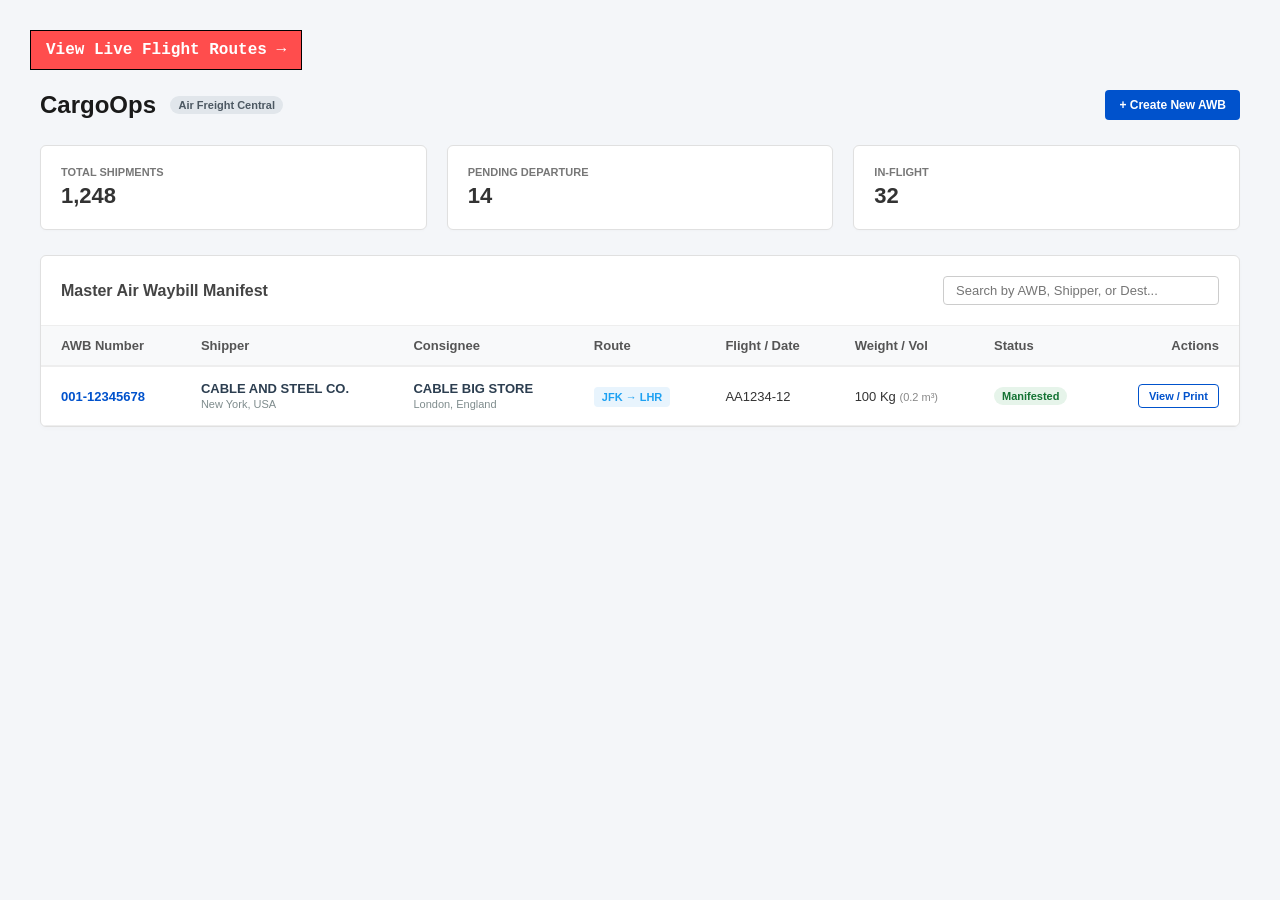
<file: index.html>
<!DOCTYPE html>
<html lang="en">
<head>
    <meta charset="UTF-8">
    <meta name="viewport" content="width=device-width, initial-scale=1.0">
    <title>Air Waybill Management Dashboard</title>
    <link rel="stylesheet" href="index-style.css">
    <!-- Add this button or link inside your navigation bar or header section -->
<a href="map.html" class="no-print" style="
    display: inline-block;
    padding: 10px 15px;
    background-color: #ff4d4d;
    color: #fff;
    text-decoration: none;
    font-family: 'Courier New', Courier, monospace;
    font-weight: bold;
    border: 1px solid #000;
    margin-bottom: 20px;
">View Live Flight Routes &rarr;</a>
</head>
<body>

    <div class="dashboard-container">
        <!-- Dashboard Header -->
        <header class="dash-header">
            <div class="brand">
                <h1>CargoOps</h1>
                <span class="badge">Air Freight Central</span>
            </div>
            <div class="dash-actions">
                <button class="btn btn-primary">+ Create New AWB</button>
            </div>
        </header>

        <!-- Metrics Overview Ribbon -->
        <section class="metrics-ribbon">
            <div class="metric-card">
                <span class="metric-label">Total Shipments</span>
                <span class="metric-value">1,248</span>
            </div>
            <div class="metric-card">
                <span class="metric-label">Pending Departure</span>
                <span class="metric-value text-warning">14</span>
            </div>
            <div class="metric-card">
                <span class="metric-label">In-Flight</span>
                <span class="metric-value text-success">32</span>
            </div>
        </section>

        <!-- Concise Shipment Master Log Table -->
        <main class="table-container">
            <div class="table-title-bar">
                <h2>Master Air Waybill Manifest</h2>
                <input type="text" class="search-input" placeholder="Search by AWB, Shipper, or Dest...">
            </div>
            
            <table class="manifest-table">
                <thead>
                    <tr>
                        <th>AWB Number</th>
                        <th>Shipper</th>
                        <th>Consignee</th>
                        <th>Route</th>
                        <th>Flight / Date</th>
                        <th>Weight / Vol</th>
                        <th>Status</th>
                        <th class="text-right">Actions</th>
                    </tr>
                </thead>
                <tbody>
                    <!-- Linked Data Entry matching your exact form layout specifications -->
                    <tr>
                        <td class="bold text-primary">001-12345678</td>
                        <td>
                            <div class="entity-name">CABLE AND STEEL CO.</div>
                            <span class="entity-loc">New York, USA</span>
                        </td>
                        <td>
                            <div class="entity-name">CABLE BIG STORE</div>
                            <span class="entity-loc">London, England</span>
                        </td>
                        <td><span class="route-pill">JFK &rarr; LHR</span></td>
                        <td>AA1234-12</td>
                        <td>100 Kg <small class="muted">(0.2 m³)</small></td>
                        <td><span class="status-indicator status-active">Manifested</span></td>
                        <td class="text-right">
                            <!-- Direct link targets target="_blank" to protect the current index state -->
                            <a href="awb-template.html" target="_blank" class="btn btn-secondary btn-sm">View / Print</a>
                        </td>
                    </tr>

                </tbody>
            </table>
        </main>
    </div>
<script>
document.addEventListener('DOMContentLoaded', function() {
    // 1. Retrieve the saved shipments from localStorage
    const savedShipments = JSON.parse(localStorage.getItem('airCargoShipments')) || [];
    
    // 2. Locate your dashboard table body or list container
    // Note: Replace 'dashboardTableBody' with the actual ID used in your HTML layout
    const tableBody = document.getElementById('dashboardTableBody'); 
    
    if (!tableBody) return;

    // Clear any static placeholder rows if data exists
    if (savedShipments.length > 0) {
        tableBody.innerHTML = '';
    }

    // 3. Loop through and dynamically append rows to the operational log
    savedShipments.forEach(shipment => {
        const row = document.createElement('tr');
        row.innerHTML = `
            <td><strong>${shipment.awbNumber}</strong></td>
            <td>${shipment.origin}</td>
            <td>${shipment.destination}</td>
            <td>${shipment.timestamp}</td>
            <td><span class="status-badge pending">${shipment.status}</span></td>
        `;
        tableBody.appendChild(row);
    });
});
</script>
</body>
</html>
</file>
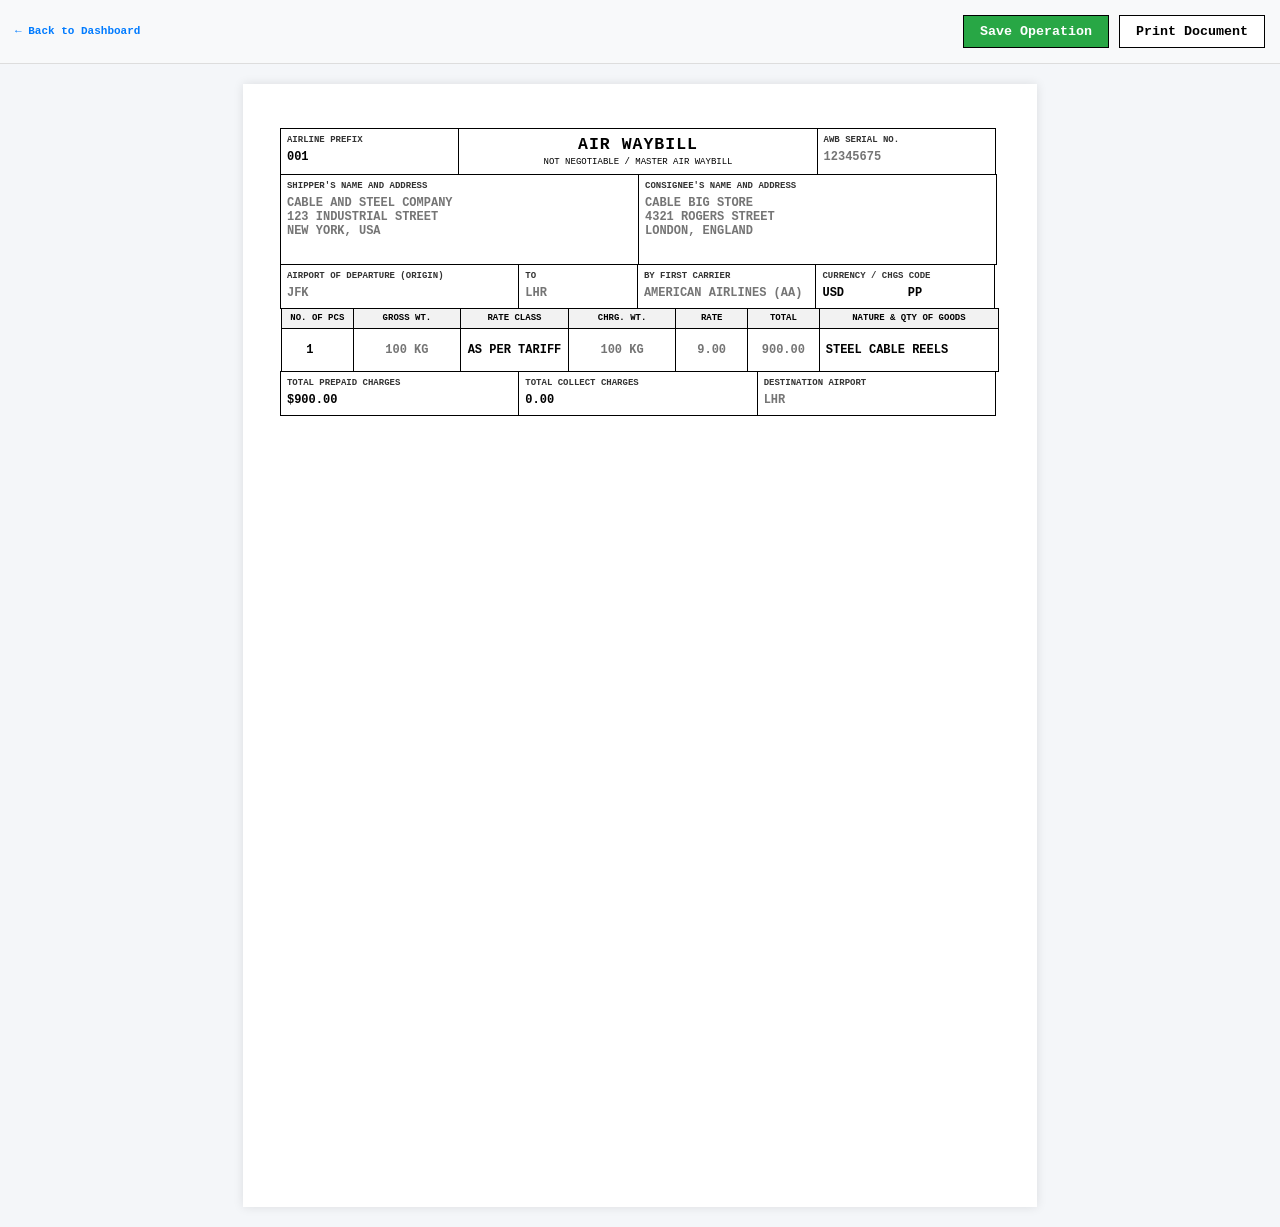
<file: awb_form.html>
<!DOCTYPE html>
<html lang="en">
<head>
    <meta charset="UTF-8">
    <title>Air Waybill (AWB) - Interactive IATA 600 Form</title>
    <link rel="stylesheet" href="style.css">
</head>
<body>
    <!-- Navigation & Action Controls -->
    <div class="no-print" style="padding: 15px; background: #f8f9fa; border-bottom: 1px solid #ddd; display: flex; justify-content: space-between; align-items: center;">
        <a href="index.html" style="text-decoration: none; color: #007bff; font-family: monospace; font-weight: bold;">&larr; Back to Dashboard</a>
        <div style="display: flex; gap: 10px;">
            <button type="submit" form="awbForm" style="padding: 8px 16px; background-color: #28a745; color: white; border: 1px solid #000; font-family: monospace; font-weight: bold; cursor: pointer;">Save Operation</button>
            <button onclick="window.print()" style="padding: 8px 16px; background-color: #ffffff; color: #000; border: 1px solid #000; font-family: monospace; font-weight: bold; cursor: pointer;">Print Document</button>
        </div>
    </div>

    <!-- Master IATA Form Wrapper -->
    <form id="awbForm">
        <div class="awb-container">
            
            <!-- Row 1: Airline Alpha-Numeric Identifiers -->
            <div class="awb-row">
                <div class="border awb-col-3">
                    <span class="iata-header-label">Airline Prefix</span>
                    <input type="text" id="airline_prefix" maxlength="3" value="001" required>
                </div>
                <div class="border awb-col-6 text-center">
                    <h2 style="margin: 0; text-transform: uppercase; letter-spacing: 1px;">Air Waybill</h2>
                    <small style="font-size: 9px; text-transform: uppercase;">Not Negotiable / Master Air Waybill</small>
                </div>
                <div class="border awb-col-3">
                    <span class="iata-header-label">AWB Serial No.</span>
                    <input type="text" id="awb_number" placeholder="12345675" required>
                </div>
            </div>

            <!-- Row 2: Participant Entitlements (Shipper & Consignee) -->
            <div class="awb-row">
                <div class="border awb-col-6">
                    <span class="iata-header-label">Shipper's Name and Address</span>
                    <textarea id="shipper_details" rows="4" placeholder="CABLE AND STEEL COMPANY&#10;123 INDUSTRIAL STREET&#10;NEW YORK, USA" required style="width: 100%; border: none; resize: none; font-family: inherit; font-size: 12px; font-weight: bold; text-transform: uppercase;"></textarea>
                </div>
                <div class="border awb-col-6">
                    <span class="iata-header-label">Consignee's Name and Address</span>
                    <textarea id="consignee_details" rows="4" placeholder="CABLE BIG STORE&#10;4321 ROGERS STREET&#10;LONDON, ENGLAND" required style="width: 100%; border: none; resize: none; font-family: inherit; font-size: 12px; font-weight: bold; text-transform: uppercase;"></textarea>
                </div>
            </div>

            <!-- Row 3: Flight Routing Paths & Codes -->
            <div class="awb-row">
                <div class="border awb-col-4">
                    <span class="iata-header-label">Airport of Departure (Origin)</span>
                    <input type="text" id="origin" maxlength="3" placeholder="JFK" required>
                </div>
                <div class="border awb-col-2">
                    <span class="iata-header-label">To</span>
                    <input type="text" id="to_airport" maxlength="3" placeholder="LHR" required>
                </div>
                <div class="border awb-col-3">
                    <span class="iata-header-label">By First Carrier</span>
                    <input type="text" id="carrier" placeholder="American Airlines (AA)" required>
                </div>
                <div class="border awb-col-3">
                    <span class="iata-header-label">Currency / CHGS Code</span>
                    <div style="display: flex; gap: 5px;">
                        <input type="text" id="currency" maxlength="3" value="USD" style="width: 50%;">
                        <input type="text" id="chgs_code" maxlength="2" value="PP" style="width: 50%;">
                    </div>
                </div>
            </div>

            <!-- Row 4: Cargo Rating Line Item Grid (IATA Specification Matrix) -->
            <div class="awb-row">
                <table class="awb-table" style="width: 100%;">
                    <thead>
                        <tr>
                            <th style="width: 10%;">No. of Pcs</th>
                            <th style="width: 15%;">Gross Wt.</th>
                            <th style="width: 15%;">Rate Class</th>
                            <th style="width: 15%;">Chrg. Wt.</th>
                            <th style="width: 10%;">Rate</th>
                            <th style="width: 10%;">Total</th>
                            <th style="width: 25%;">Nature & Qty of Goods</th>
                        </tr>
                    </thead>
                    <tbody>
                        <tr>
                            <td><input type="number" id="pieces" value="1" required style="text-align: center;"></td>
                            <td><input type="text" id="weight" placeholder="100 kg" required style="text-align: center;"></td>
                            <td><input type="text" id="rate_class" value="As Per Tariff" required style="text-align: center;"></td>
                            <td><input type="text" id="chargeable_weight" placeholder="100 kg" required style="text-align: center;"></td>
                            <td><input type="text" id="rate_charge" placeholder="9.00" required style="text-align: center;"></td>
                            <td><input type="text" id="total_charge" placeholder="900.00" required style="text-align: center;"></td>
                            <td><input type="text" id="goods_desc" value="STEEL CABLE REELS" required></td>
                        </tr>
                    </tbody>
                </table>
            </div>

            <!-- Row 5: Financial Summary Accounting Footer -->
            <div class="awb-row">
                <div class="border awb-col-4">
                    <span class="iata-header-label">Total Prepaid Charges</span>
                    <input type="text" id="total_prepaid" value="$900.00">
                </div>
                <div class="border awb-col-4">
                    <span class="iata-header-label">Total Collect Charges</span>
                    <input type="text" id="total_collect" value="0.00">
                </div>
                <div class="border awb-col-4">
                    <span class="iata-header-label">Destination Airport</span>
                    <input type="text" id="destination" maxlength="3" placeholder="LHR" required>
                </div>
            </div>

        </div>
    </form>

    <script src="validation.js"></script>
</body>
</html>
</file>
<file: index-style.css>
/* Dashboard Theme Colors and Core Typography */
body {
    font-family: -apple-system, BlinkMacSystemFont, "Segoe UI", Roboto, Arial, sans-serif;
    background-color: #f4f6f9;
    color: #333;
    margin: 0;
    padding: 30px;
}

.dashboard-container {
    max-width: 1200px;
    margin: 0 auto;
}

/* Header Component */
.dash-header {
    display: flex;
    justify-content: space-between;
    align-items: center;
    margin-bottom: 25px;
}
.dash-header h1 {
    font-size: 24px;
    margin: 0;
    color: #1a1a1a;
    display: inline-block;
    vertical-align: middle;
}
.badge {
    background: #e1e6eb;
    color: #4c5862;
    font-size: 11px;
    font-weight: bold;
    padding: 3px 8px;
    border-radius: 12px;
    margin-left: 10px;
    vertical-align: middle;
}

/* Metric Display Panels */
.metrics-ribbon {
    display: flex;
    gap: 20px;
    margin-bottom: 25px;
}
.metric-card {
    background: #fff;
    flex: 1;
    padding: 20px;
    border-radius: 6px;
    border: 1px solid #e0e0e0;
    box-shadow: 0 1px 3px rgba(0,0,0,0.02);
}
.metric-label {
    display: block;
    font-size: 11px;
    text-transform: uppercase;
    color: #777;
    font-weight: bold;
    margin-bottom: 5px;
}
.metric-value {
    font-size: 22px;
    font-weight: 700;
}

/* Table Container & Manifest Elements */
.table-container {
    background: #fff;
    border-radius: 6px;
    border: 1px solid #e0e0e0;
    box-shadow: 0 2px 5px rgba(0,0,0,0.02);
    overflow: hidden;
}
.table-title-bar {
    padding: 20px;
    border-bottom: 1px solid #eee;
    display: flex;
    justify-content: space-between;
    align-items: center;
}
.table-title-bar h2 {
    font-size: 16px;
    margin: 0;
    color: #444;
}
.search-input {
    padding: 6px 12px;
    border: 1px solid #ccc;
    border-radius: 4px;
    width: 250px;
    font-size: 13px;
}

/* Clean High-Density Manifest Grid */
.manifest-table {
    width: 100%;
    border-collapse: collapse;
    text-align: left;
    font-size: 13px;
}
.manifest-table th {
    background: #f8f9fa;
    color: #555;
    font-weight: 600;
    padding: 12px 20px;
    border-bottom: 2px solid #eee;
}
.manifest-table td {
    padding: 14px 20px;
    border-bottom: 1px solid #eee;
    vertical-align: middle;
}
.manifest-table tr:hover {
    background-color: #fcfdfe;
}

/* Micro-Layout Styles */
.entity-name { font-weight: 600; color: #2c3e50; }
.entity-loc { font-size: 11px; color: #7f8c8d; }
.route-pill {
    background: #e8f4fd;
    color: #1da1f2;
    padding: 4px 8px;
    border-radius: 4px;
    font-weight: bold;
    font-size: 11px;
}
.status-indicator {
    font-size: 11px;
    font-weight: bold;
    padding: 3px 8px;
    border-radius: 20px;
    display: inline-block;
}
.status-active { background: #e6f4ea; color: #137333; }

/* Interactive Utilities */
.btn {
    text-decoration: none;
    font-size: 12px;
    font-weight: bold;
    padding: 8px 14px;
    border-radius: 4px;
    display: inline-block;
    transition: background 0.1s ease;
}
.btn-primary { background: #0052cc; color: #fff; border: none; }
.btn-primary:hover { background: #0043a4; }
.btn-secondary { background: #fff; color: #0052cc; border: 1px solid #0052cc; }
.btn-secondary:hover { background: #f4f8ff; }
.btn-sm { padding: 5px 10px; font-size: 11px; }

.bold { font-weight: bold; }
.text-primary { color: #0052cc; }
.text-right { text-align: right; }
.muted { color: #888; font-size: 11px; }
</file>
<file: style.css>
/* ==========================================================================
   IATA STANDARD 600 - BASE MASTER LAYOUT CONFIGURATION
   ========================================================================== */
body {
    font-family: "Courier New", Courier, monospace; /* Hardlocked logistics standard */
    font-size: 11px;
    line-height: 1.2;
    margin: 0;
    padding: 0;
    color: #000;
    background-color: #f4f6f9;
}

.awb-container {
    width: 210mm; /* Strict A4 Technical Specification width */
    min-height: 297mm; /* Strict A4 Technical Specification height */
    margin: 20px auto;
    padding: 12mm 10mm;
    box-sizing: border-box;
    background: #fff;
    box-shadow: 0 0 10px rgba(0,0,0,0.1);
    position: relative;
}

/* Clear operational section headers */
.iata-header-label {
    font-size: 9px;
    text-transform: uppercase;
    font-weight: bold;
    color: #333;
    display: block;
    margin-bottom: 2px;
}

/* Precision Grid Definition for IATA Forms */
.awb-row {
    display: flex;
    width: 100%;
}

.border {
    border: 1px solid #000;
    margin: -1px 0 0 -1px; /* Eradicates double border thickness on grid overlap */
    padding: 6px;
    box-sizing: border-box;
}

/* IATA Standard Structural Column Multipliers */
.awb-col-1  { width: 8.33%; }
.awb-col-2  { width: 16.66%; }
.awb-col-3  { width: 25%; }
.awb-col-4  { width: 33.33%; }
.awb-col-5  { width: 41.66%; }
.awb-col-6  { width: 50%; }
.awb-col-7  { width: 58.33%; }
.awb-col-8  { width: 66.66%; }
.awb-col-9  { width: 75%; }
.awb-col-10 { width: 83.33%; }
.awb-col-12 { width: 100%; }

.text-center { text-align: center; }
.text-right { text-align: right; }

/* Interactive Input States for Operators */
input, select, textarea {
    width: 100%;
    border: none;
    background: transparent;
    font-family: "Courier New", Courier, monospace;
    font-size: 12px;
    font-weight: bold;
    text-transform: uppercase;
    padding: 2px 0;
    box-sizing: border-box;
}

input:focus, select:focus, textarea:focus {
    outline: none;
    background-color: #f0f7ff; /* Highlight box during data input */
}

/* Master Rating & Commodity Classification Table Area */
.awb-table {
    width: 100%;
    border-collapse: collapse;
    margin-top: -1px;
}

.awb-table th {
    border: 1px solid #000;
    padding: 4px;
    font-size: 9px;
    text-transform: uppercase;
    background: #f2f2f2;
    font-weight: bold;
}

.awb-table td {
    border: 1px solid #000;
    padding: 6px;
    height: 30px; /* Locked height mimicking standard impact-printer fields */
}

/* ==========================================================================
   PRODUCTION PRINT EXECUTION PROFILE (IATA COMPLIANT)
   ========================================================================== */
@media print {
    header, footer, nav, button, .btn, .no-print {
        display: none !important;
    }
    
    @page {
        size: A4 portrait;
        margin: 0; /* Zero out margins for absolute software alignment */
    }
    
    body {
        background: #fff;
        color: #000;
        -webkit-print-color-adjust: exact;
        print-color-adjust: exact;
    }

    .awb-container {
        width: 210mm !important;
        height: 297mm !important;
        padding: 10mm !important;
        margin: 0 !important;
        box-shadow: none !important;
        border: none !important;
    }

    .awb-row, table, tr, .border {
        page-break-inside: avoid;
        break-inside: avoid;
    }

    input, select, textarea {
        border: none !important;
        background: transparent !important;
        color: #000 !important;
    }
}
</file>
